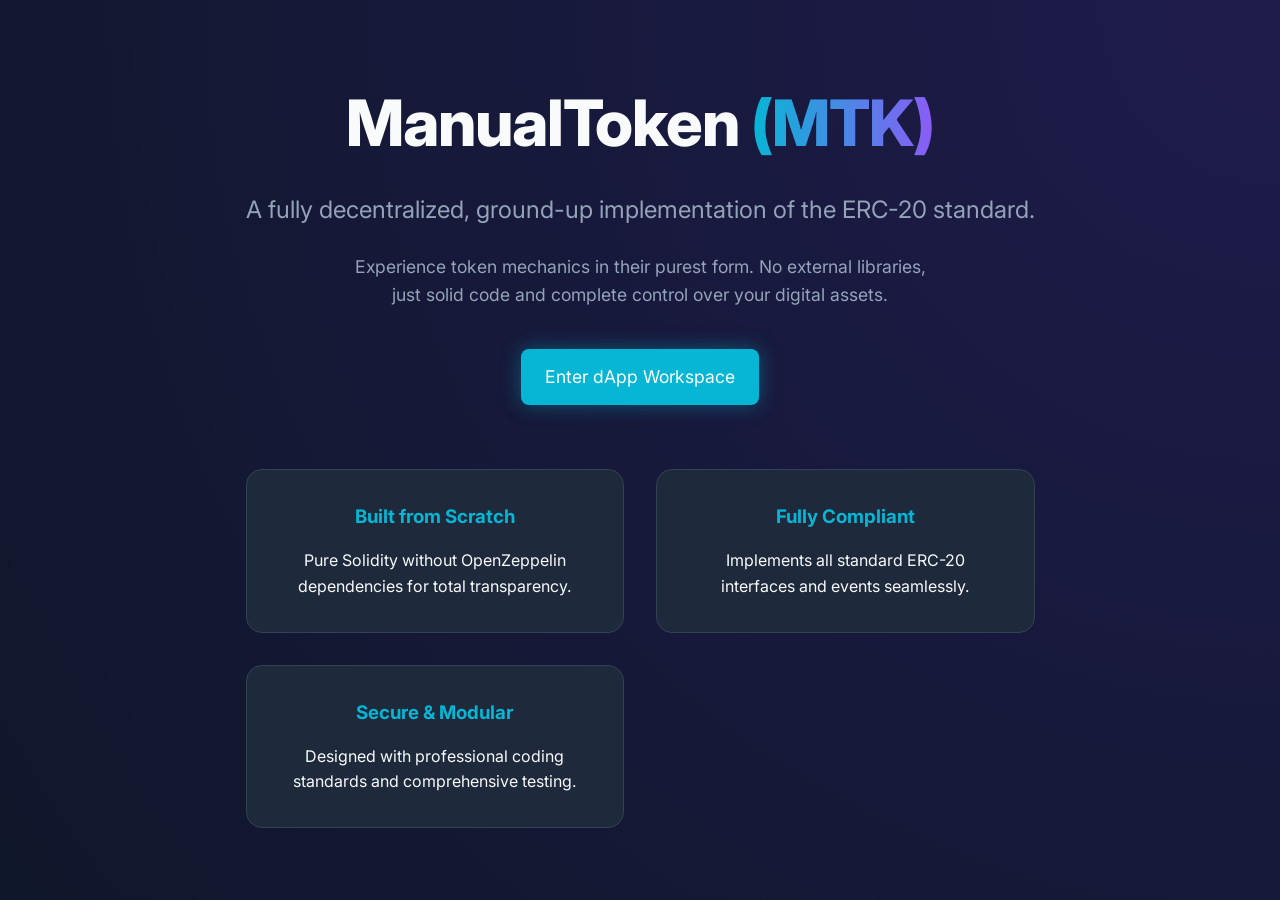
<file: index.html>
<!DOCTYPE html>
<html>
<head>
    <meta http-equiv="refresh" content="0; url=./frontend/index.html" />
    <title>Redirecting...</title>
</head>
<body>
    <p>Redirecting to dApp workspace... If it doesn't load, <a href="./frontend/index.html">click here</a>.</p>
</body>
</html>
</file>
<file: frontend/css/style.css>
:root {
    --bg-dark: #0f172a;
    --bg-panel: #1e293b;
    --text-primary: #f8fafc;
    --text-secondary: #94a3b8;
    --accent-cyan: #06b6d4;
    --accent-purple: #8b5cf6;
    --error: #ef4444;
    --success: #10b981;
    --border: #334155;
    --font-main: 'Inter', sans-serif;
    --font-mono: 'Fira Code', monospace;
}

* {
    margin: 0;
    padding: 0;
    box-sizing: border-box;
}

body {
    background-color: var(--bg-dark);
    color: var(--text-primary);
    font-family: var(--font-main);
    line-height: 1.6;
    -webkit-font-smoothing: antialiased;
}

/* Landing Page Styles */
.landing-body {
    display: flex;
    justify-content: center;
    align-items: center;
    min-height: 100vh;
    background: radial-gradient(circle at top right, #1e1b4b, var(--bg-dark));
}

.landing-container {
    max-width: 1000px;
    padding: 2rem;
    text-align: center;
}

.hero {
    margin-bottom: 4rem;
}

.hero-title {
    font-size: 4rem;
    font-weight: 800;
    margin-bottom: 1rem;
    letter-spacing: -1px;
}

.highlight {
    background: linear-gradient(to right, var(--accent-cyan), var(--accent-purple));
    -webkit-background-clip: text;
    color: transparent;
}

.hero-subtitle {
    font-size: 1.5rem;
    color: var(--text-secondary);
    margin-bottom: 1.5rem;
}

.hero-description {
    font-size: 1.1rem;
    max-width: 600px;
    margin: 0 auto 2.5rem;
    color: var(--text-secondary);
}

.features {
    display: grid;
    grid-template-columns: repeat(auto-fit, minmax(250px, 1fr));
    gap: 2rem;
}

.feature-card {
    background: var(--bg-panel);
    padding: 2rem;
    border-radius: 1rem;
    border: 1px solid var(--border);
    transition: transform 0.3s ease;
}

.feature-card:hover {
    transform: translateY(-5px);
    border-color: var(--accent-cyan);
}

.feature-card h3 {
    color: var(--accent-cyan);
    margin-bottom: 1rem;
}

/* App Dashboard Styles */
.navbar {
    display: flex;
    justify-content: space-between;
    align-items: center;
    padding: 1.5rem 2rem;
    background: var(--bg-panel);
    border-bottom: 1px solid var(--border);
}

.logo {
    font-size: 1.5rem;
    font-weight: 800;
    letter-spacing: -0.5px;
    background: linear-gradient(to right, var(--accent-cyan), var(--accent-purple));
    -webkit-background-clip: text;
    color: transparent;
}

.wallet-status {
    display: flex;
    align-items: center;
    gap: 1rem;
}

.badge {
    padding: 0.4rem 0.8rem;
    border-radius: 2rem;
    font-size: 0.875rem;
    font-weight: 600;
    background: #334155;
    color: var(--text-secondary);
    font-family: var(--font-mono);
}

.badge.connected {
    background: rgba(16, 185, 129, 0.1);
    color: var(--success);
    border: 1px solid rgba(16, 185, 129, 0.2);
}

.dashboard-container {
    max-width: 1200px;
    margin: 0 auto;
    padding: 2rem;
}

.panel {
    background: var(--bg-panel);
    border-radius: 1rem;
    padding: 2rem;
    border: 1px solid var(--border);
    margin-bottom: 2rem;
}

.meta-panel h2 {
    margin-bottom: 1.5rem;
    font-size: 1.25rem;
    color: var(--text-secondary);
}

.stats-grid {
    display: grid;
    grid-template-columns: repeat(auto-fit, minmax(200px, 1fr));
    gap: 1.5rem;
}

.stat-box {
    display: flex;
    flex-direction: column;
    gap: 0.5rem;
    padding: 1.5rem;
    background: var(--bg-dark);
    border-radius: 0.75rem;
    border: 1px solid var(--border);
}

.stat-label {
    font-size: 0.875rem;
    color: var(--text-secondary);
    text-transform: uppercase;
    letter-spacing: 1px;
}

.stat-value {
    font-size: 1.5rem;
    font-weight: 600;
    font-family: var(--font-mono);
    word-break: break-all;
}

.highlight-box {
    border-color: var(--accent-cyan);
    box-shadow: 0 0 20px rgba(6, 182, 212, 0.1);
}

.highlight-box .stat-value {
    color: var(--accent-cyan);
}

.actions-grid {
    display: grid;
    grid-template-columns: repeat(auto-fit, minmax(320px, 1fr));
    gap: 2rem;
}

.action-panel h3 {
    margin-bottom: 1.5rem;
    font-size: 1.25rem;
    color: var(--text-secondary);
    border-bottom: 1px solid var(--border);
    padding-bottom: 0.75rem;
}

.form-group {
    margin-bottom: 1.5rem;
}

.form-group label {
    display: block;
    margin-bottom: 0.5rem;
    font-size: 0.875rem;
    color: var(--text-secondary);
}

.form-group input {
    width: 100%;
    padding: 0.75rem 1rem;
    background: var(--bg-dark);
    border: 1px solid var(--border);
    border-radius: 0.5rem;
    color: var(--text-primary);
    font-family: var(--font-mono);
    transition: border-color 0.2s ease;
}

.form-group input:focus {
    outline: none;
    border-color: var(--accent-cyan);
}

/* Buttons */
button {
    cursor: pointer;
    font-family: var(--font-main);
    font-weight: 600;
    transition: all 0.2s ease;
}

.btn-primary {
    display: inline-block;
    width: 100%;
    padding: 0.875rem 1.5rem;
    background: var(--accent-cyan);
    color: #fff;
    border: none;
    border-radius: 0.5rem;
    text-decoration: none;
    text-align: center;
}

.btn-primary:hover:not(:disabled) {
    background: #0891b2;
    transform: translateY(-1px);
}

.btn-primary:disabled {
    background: var(--border);
    color: var(--text-secondary);
    cursor: not-allowed;
    transform: none;
}

.btn-secondary {
    padding: 0.5rem 1rem;
    background: transparent;
    color: var(--accent-cyan);
    border: 1px solid var(--accent-cyan);
    border-radius: 0.5rem;
}

.btn-secondary:hover {
    background: rgba(6, 182, 212, 0.1);
}

.glow-effect {
    box-shadow: 0 0 20px rgba(6, 182, 212, 0.4);
    font-size: 1.1rem;
    width: auto;
}

.glow-effect:hover {
    box-shadow: 0 0 30px rgba(6, 182, 212, 0.6);
}

/* Notifications */
.notification {
    padding: 1rem 1.5rem;
    border-radius: 0.5rem;
    margin-bottom: 2rem;
    font-weight: 500;
}

.notification.hidden {
    display: none;
}

.notification.success {
    background: rgba(16, 185, 129, 0.1);
    color: var(--success);
    border: 1px solid rgba(16, 185, 129, 0.2);
}

.notification.error {
    background: rgba(239, 68, 68, 0.1);
    color: var(--error);
    border: 1px solid rgba(239, 68, 68, 0.2);
}

.notification.info {
    background: rgba(6, 182, 212, 0.1);
    color: var(--accent-cyan);
    border: 1px solid rgba(6, 182, 212, 0.2);
}
</file>
